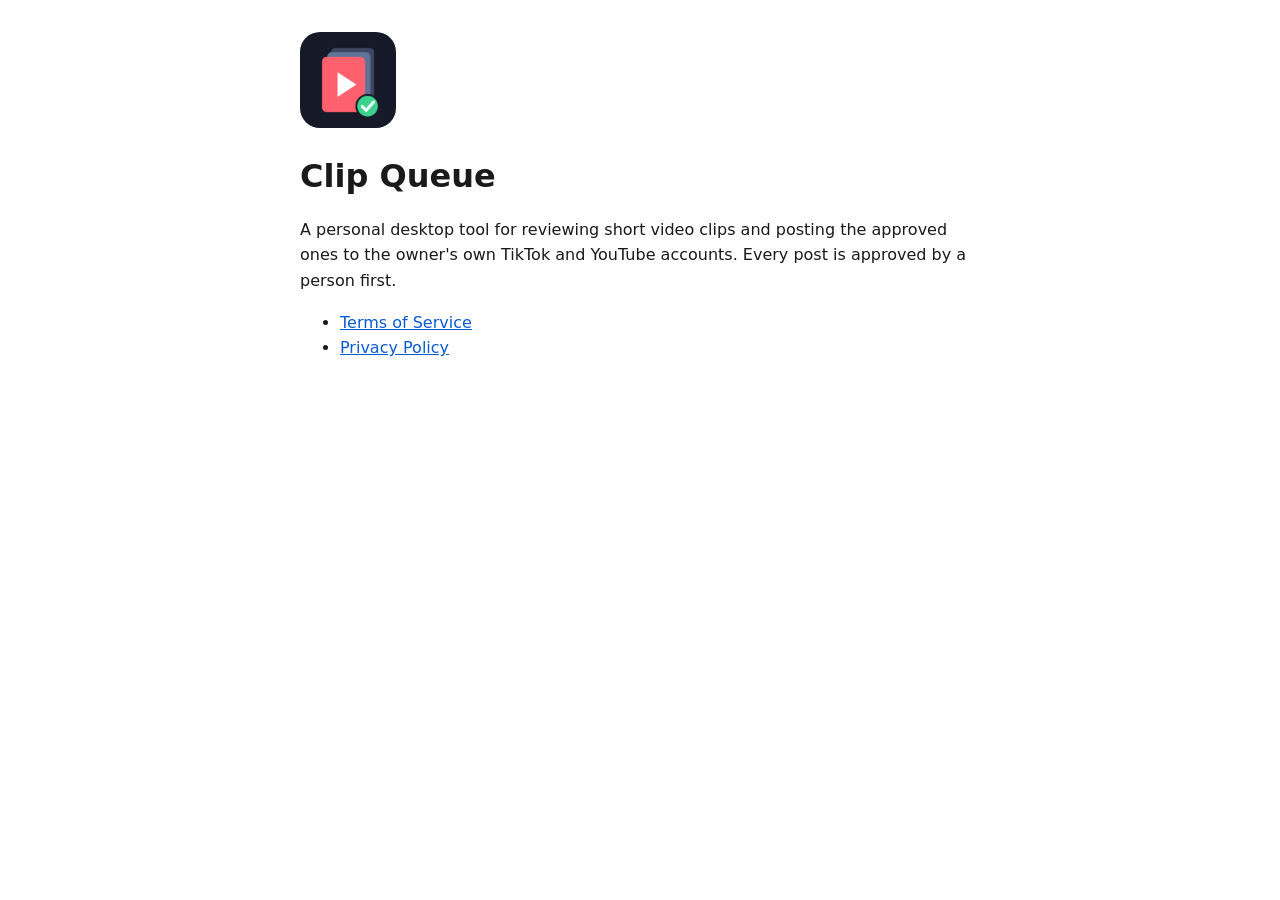
<file: index.html>
<!doctype html>
<html lang="en">
<head>
<meta charset="utf-8">
<meta name="viewport" content="width=device-width, initial-scale=1">
<title>Clip Queue</title>
<link rel="stylesheet" href="style.css">
</head>
<body>
<main>
<img src="icon.png" alt="" width="96" height="96">
<h1>Clip Queue</h1>
<p>A personal desktop tool for reviewing short video clips and posting the approved ones to the owner's own
TikTok and YouTube accounts. Every post is approved by a person first.</p>
<ul>
  <li><a href="terms.html">Terms of Service</a></li>
  <li><a href="privacy.html">Privacy Policy</a></li>
</ul>
</main>
</body>
</html>
</file>
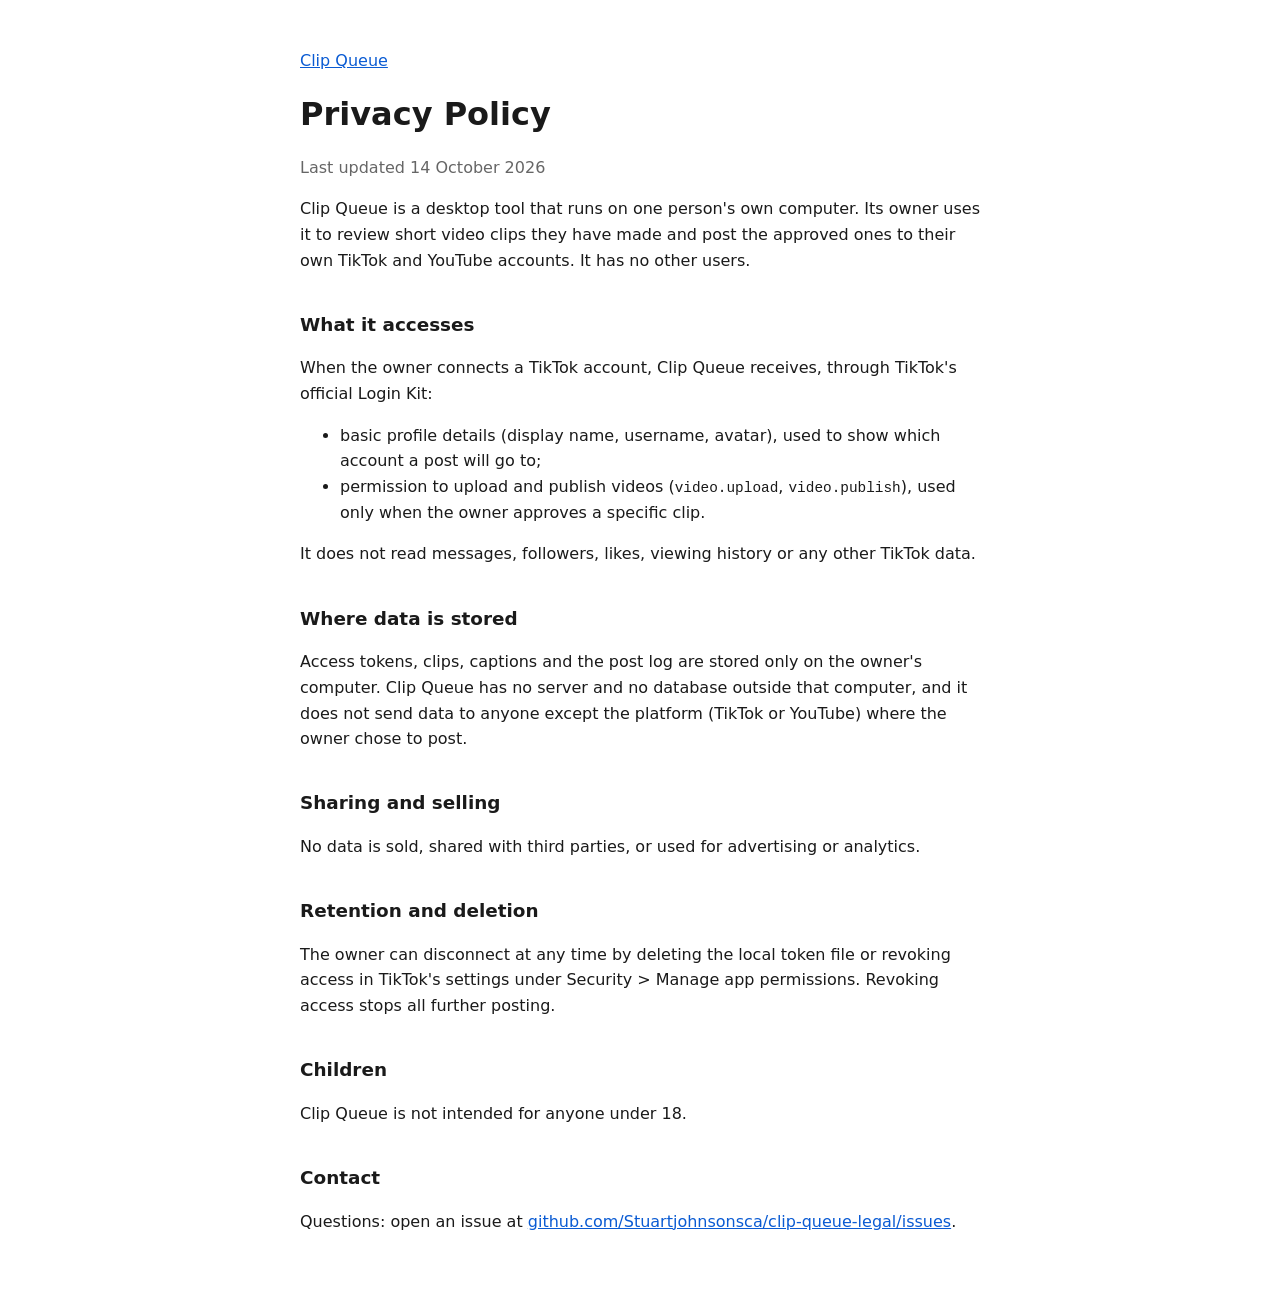
<file: privacy.html>
<!doctype html>
<html lang="en">
<head>
<meta charset="utf-8">
<meta name="viewport" content="width=device-width, initial-scale=1">
<title>Clip Queue Privacy Policy</title>
<link rel="stylesheet" href="style.css">
</head>
<body>
<main>
<p><a href="index.html">Clip Queue</a></p>
<h1>Privacy Policy</h1>
<p class="meta">Last updated 14 October 2026</p>

<p>Clip Queue is a desktop tool that runs on one person's own computer. Its owner uses it to review short video
clips they have made and post the approved ones to their own TikTok and YouTube accounts. It has no other users.</p>

<h2>What it accesses</h2>
<p>When the owner connects a TikTok account, Clip Queue receives, through TikTok's official Login Kit:</p>
<ul>
  <li>basic profile details (display name, username, avatar), used to show which account a post will go to;</li>
  <li>permission to upload and publish videos (<code>video.upload</code>, <code>video.publish</code>), used only
      when the owner approves a specific clip.</li>
</ul>
<p>It does not read messages, followers, likes, viewing history or any other TikTok data.</p>

<h2>Where data is stored</h2>
<p>Access tokens, clips, captions and the post log are stored only on the owner's computer. Clip Queue has no
server and no database outside that computer, and it does not send data to anyone except the platform
(TikTok or YouTube) where the owner chose to post.</p>

<h2>Sharing and selling</h2>
<p>No data is sold, shared with third parties, or used for advertising or analytics.</p>

<h2>Retention and deletion</h2>
<p>The owner can disconnect at any time by deleting the local token file or revoking access in TikTok's settings
under Security &gt; Manage app permissions. Revoking access stops all further posting.</p>

<h2>Children</h2>
<p>Clip Queue is not intended for anyone under 18.</p>

<h2>Contact</h2>
<p>Questions: open an issue at
<a href="https://github.com/Stuartjohnsonsca/clip-queue-legal/issues">github.com/Stuartjohnsonsca/clip-queue-legal/issues</a>.</p>
</main>
</body>
</html>
</file>
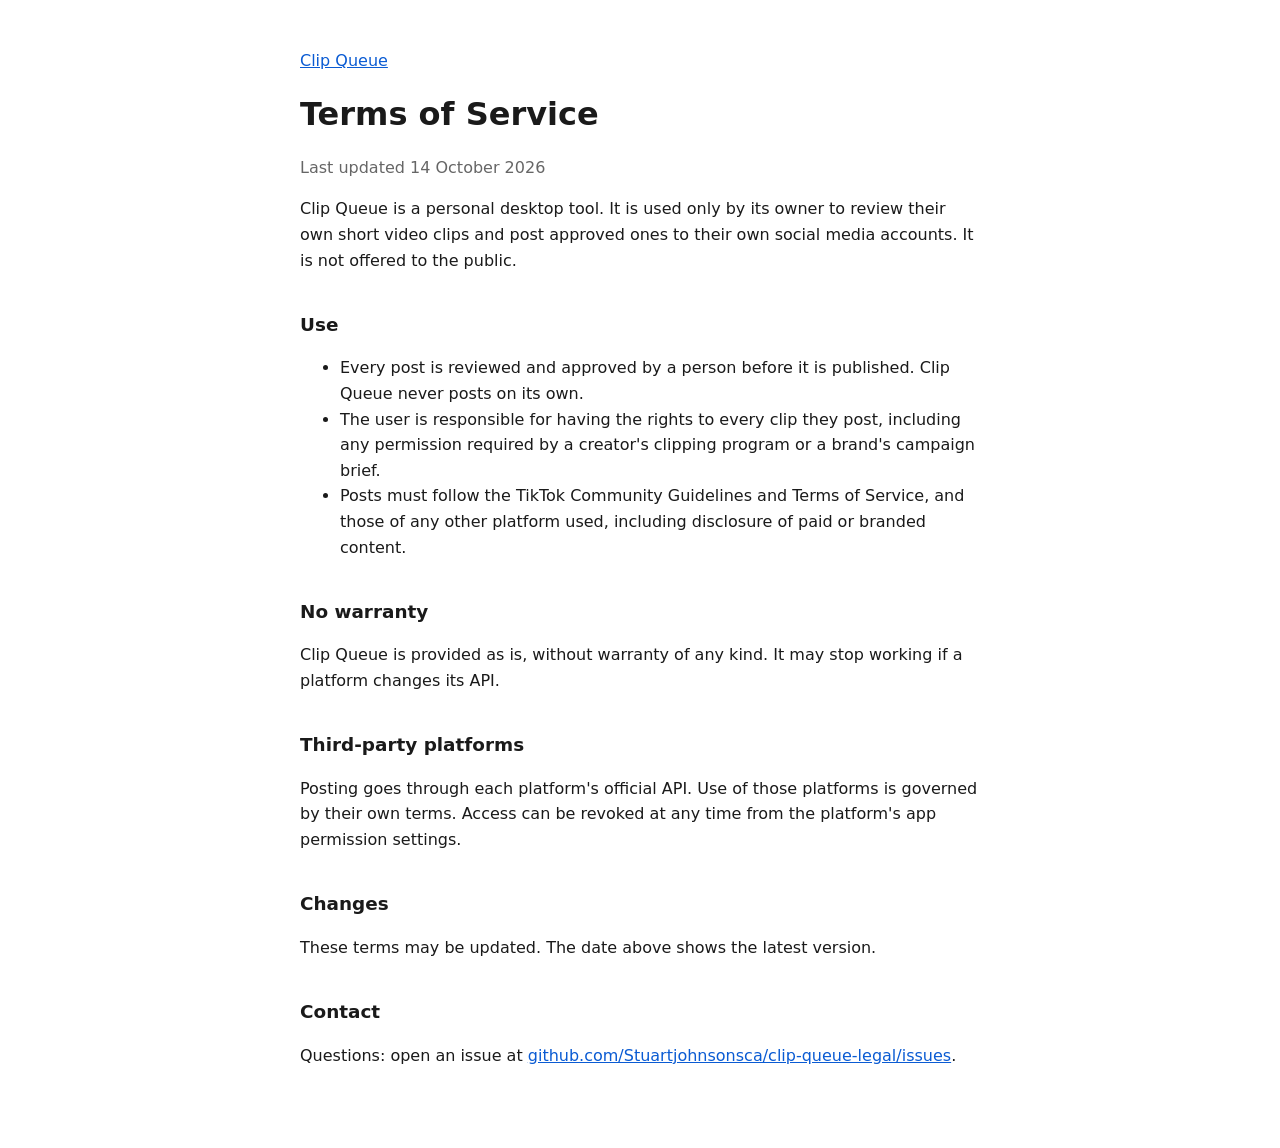
<file: terms.html>
<!doctype html>
<html lang="en">
<head>
<meta charset="utf-8">
<meta name="viewport" content="width=device-width, initial-scale=1">
<title>Clip Queue Terms of Service</title>
<link rel="stylesheet" href="style.css">
</head>
<body>
<main>
<p><a href="index.html">Clip Queue</a></p>
<h1>Terms of Service</h1>
<p class="meta">Last updated 14 October 2026</p>

<p>Clip Queue is a personal desktop tool. It is used only by its owner to review their own short video clips and
post approved ones to their own social media accounts. It is not offered to the public.</p>

<h2>Use</h2>
<ul>
  <li>Every post is reviewed and approved by a person before it is published. Clip Queue never posts on its own.</li>
  <li>The user is responsible for having the rights to every clip they post, including any permission required
      by a creator's clipping program or a brand's campaign brief.</li>
  <li>Posts must follow the TikTok Community Guidelines and Terms of Service, and those of any other platform
      used, including disclosure of paid or branded content.</li>
</ul>

<h2>No warranty</h2>
<p>Clip Queue is provided as is, without warranty of any kind. It may stop working if a platform changes its API.</p>

<h2>Third-party platforms</h2>
<p>Posting goes through each platform's official API. Use of those platforms is governed by their own terms.
Access can be revoked at any time from the platform's app permission settings.</p>

<h2>Changes</h2>
<p>These terms may be updated. The date above shows the latest version.</p>

<h2>Contact</h2>
<p>Questions: open an issue at
<a href="https://github.com/Stuartjohnsonsca/clip-queue-legal/issues">github.com/Stuartjohnsonsca/clip-queue-legal/issues</a>.</p>
</main>
</body>
</html>
</file>
<file: style.css>
:root { --bg: #ffffff; --fg: #1a1a1a; --muted: #666; --link: #0a5bd3; }
@media (prefers-color-scheme: dark) {
  :root { --bg: #121212; --fg: #ececec; --muted: #9a9a9a; --link: #7fb0ff; }
}
body { margin: 0; background: var(--bg); color: var(--fg);
       font: 16px/1.6 system-ui, -apple-system, "Segoe UI", sans-serif; }
main { max-width: 680px; margin: 0 auto; padding: 32px 16px 64px; }
h1 { line-height: 1.2; }
h2 { margin-top: 2em; font-size: 1.15em; }
a { color: var(--link); }
.meta { color: var(--muted); }
code { font-size: 0.9em; }
img { border-radius: 20px; }
</file>
